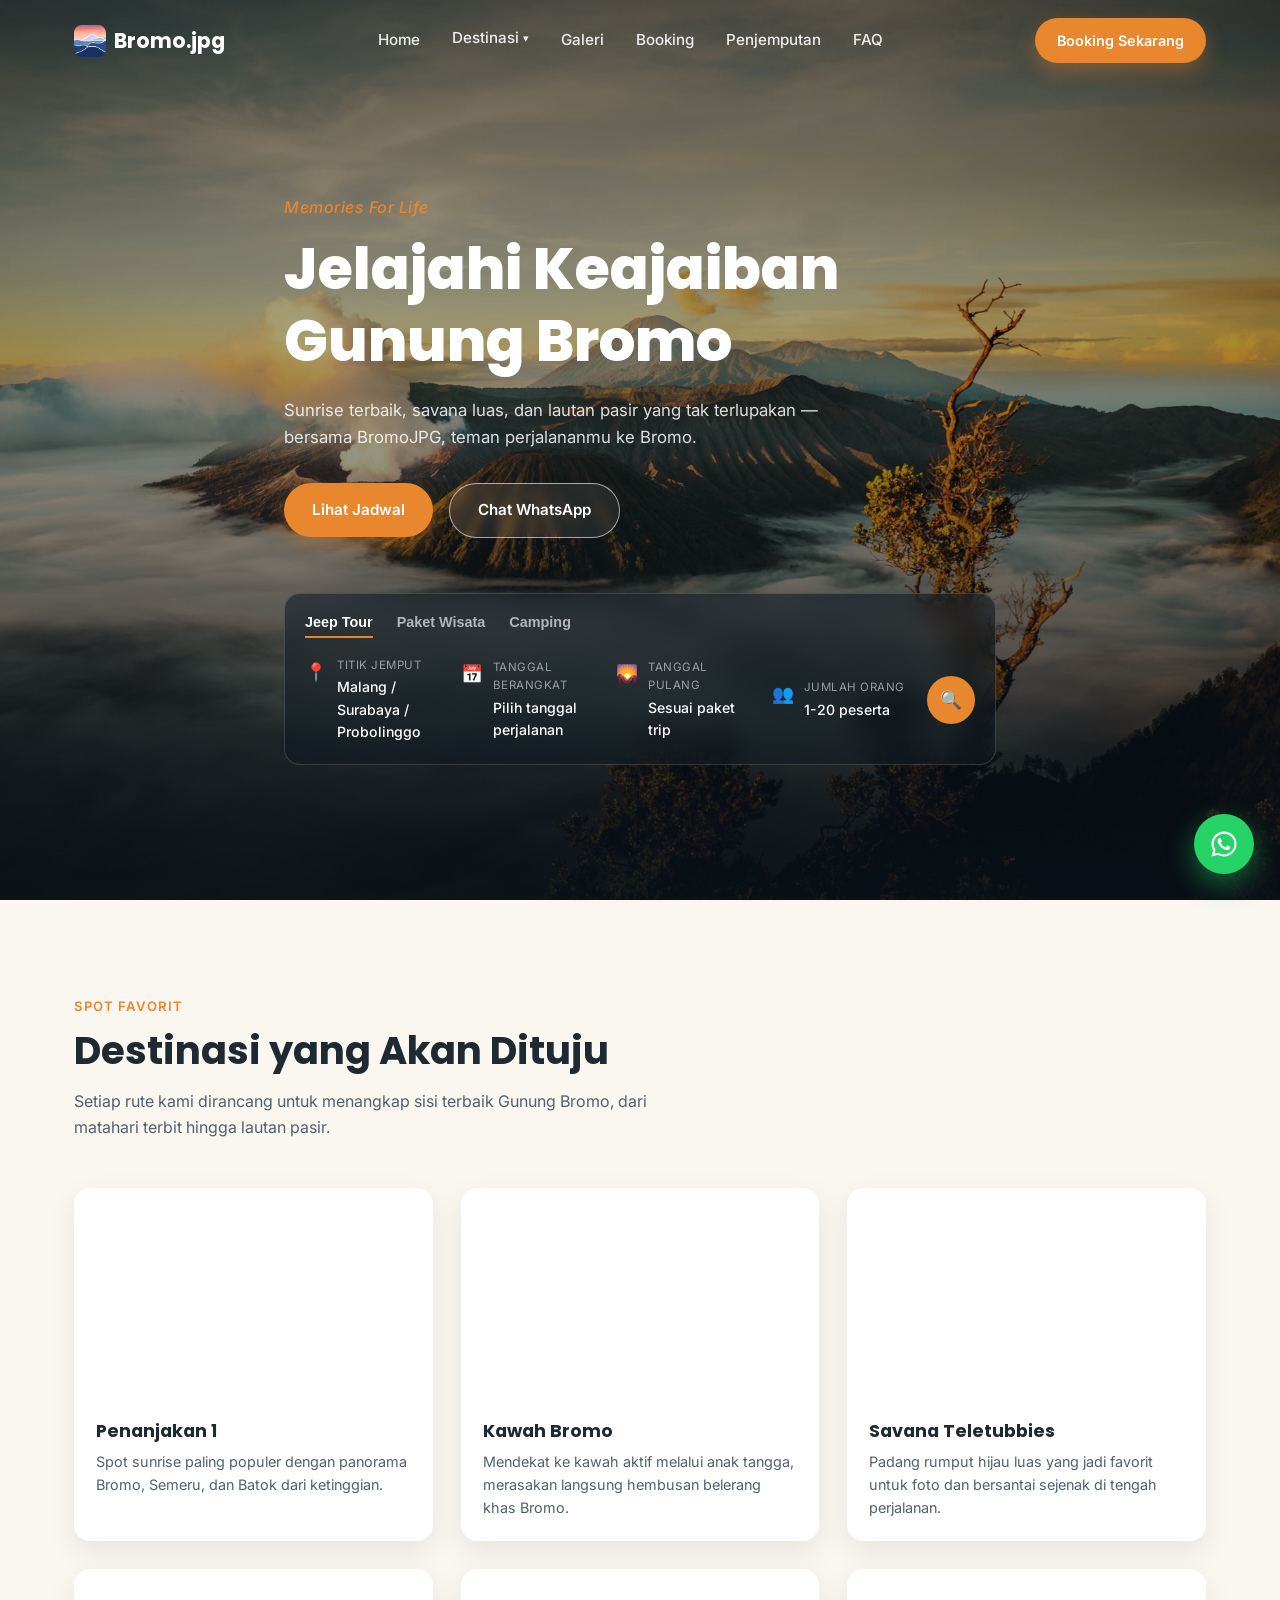
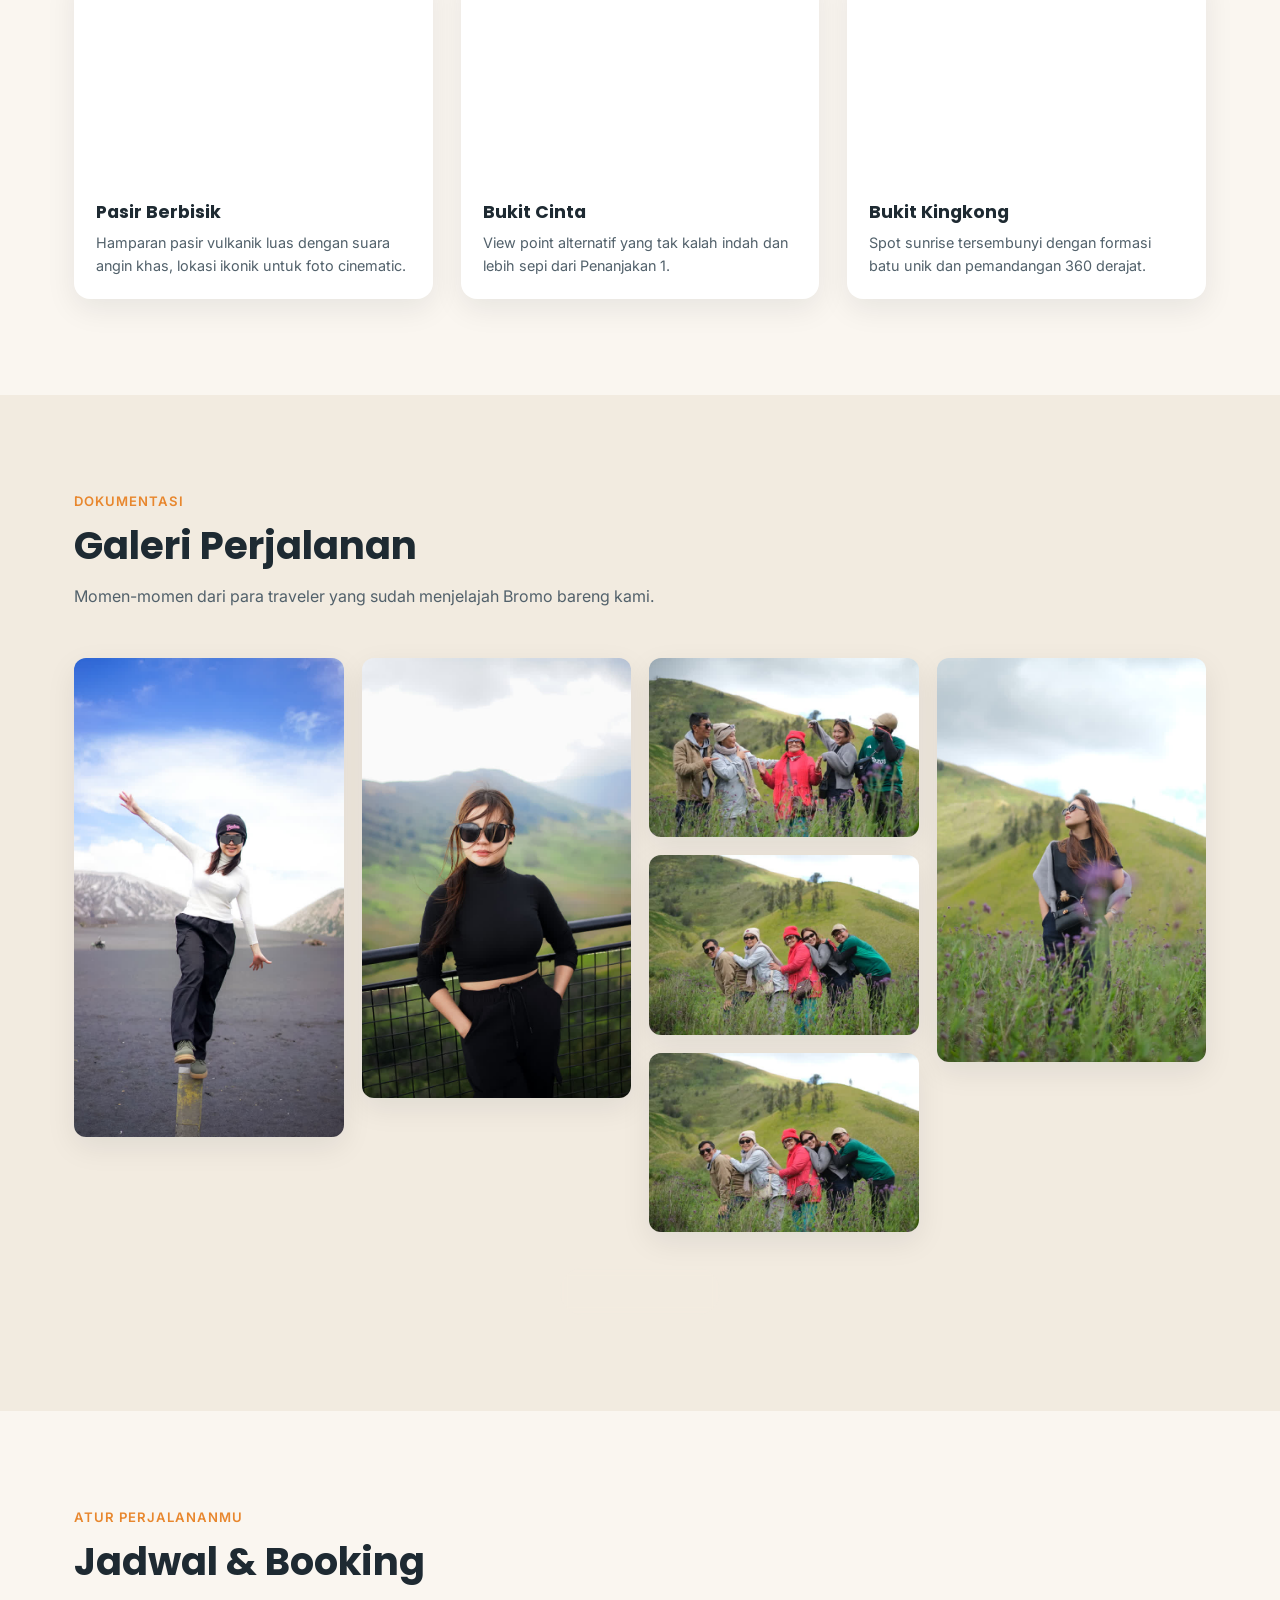
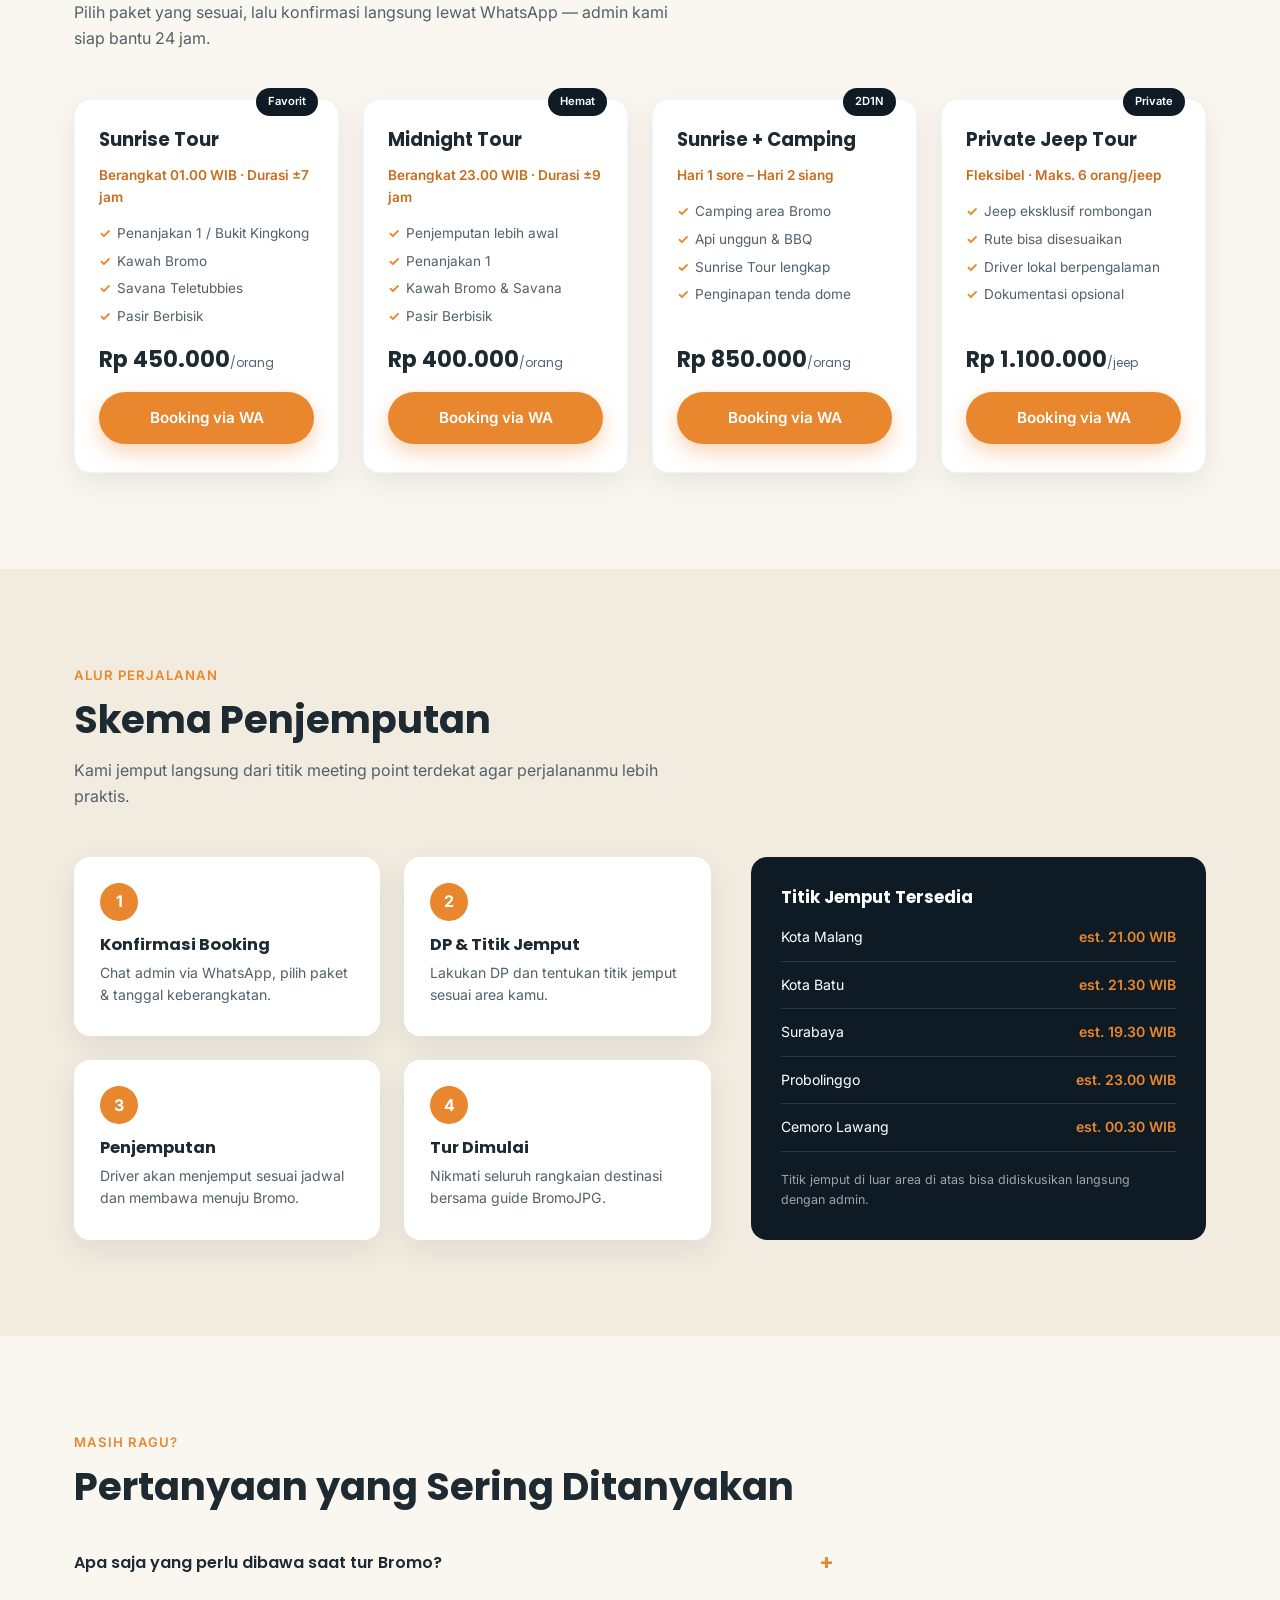
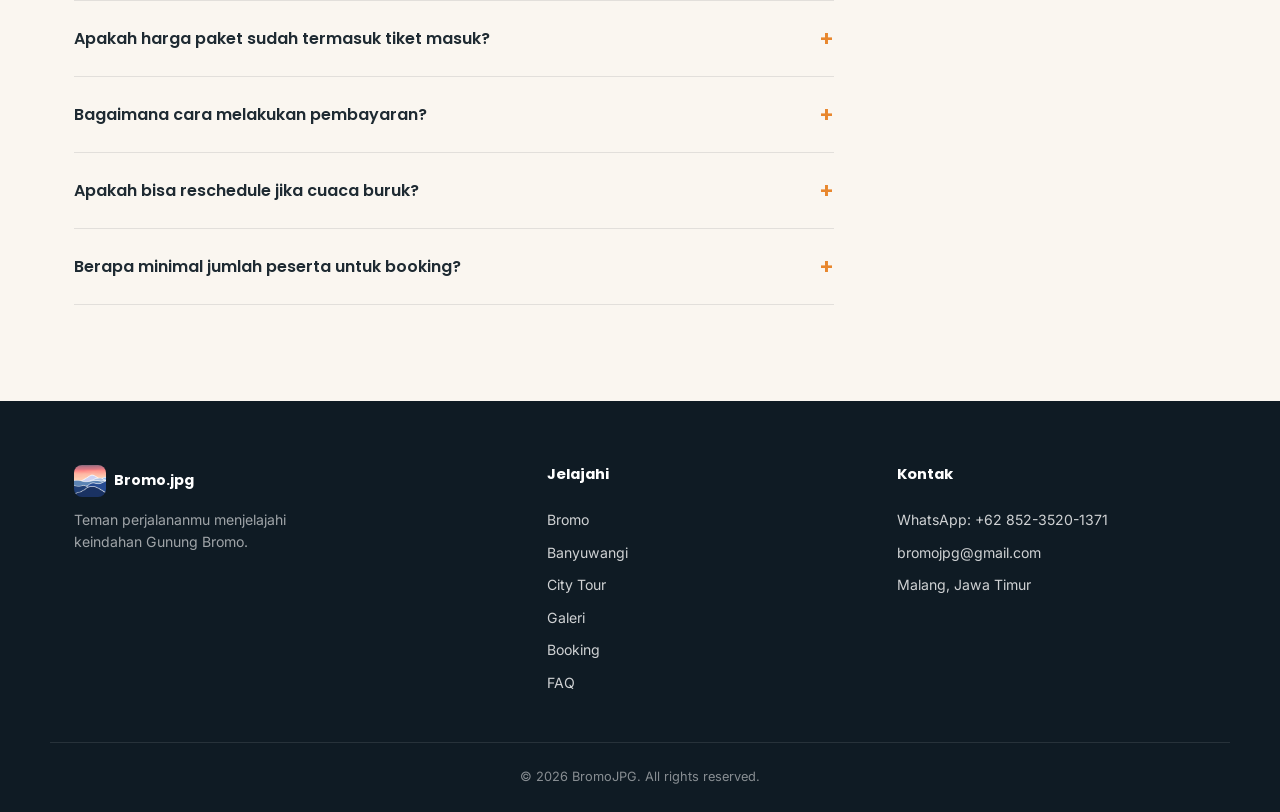
<file: index.html>
<!DOCTYPE html>
<html lang="id">
<head>
<meta charset="UTF-8">
<meta name="viewport" content="width=device-width, initial-scale=1.0">
<title>BromoJPG - Jelajahi Keajaiban Gunung Bromo</title>
<meta name="description" content="BromoJPG - Paket wisata Gunung Bromo, sunrise tour, jeep tour, dan camping. Booking mudah lewat WhatsApp.">
<link rel="preconnect" href="https://fonts.googleapis.com">
<link rel="preconnect" href="https://fonts.gstatic.com" crossorigin>
<link href="https://fonts.googleapis.com/css2?family=Poppins:wght@500;600;700;800&family=Inter:wght@400;500;600;700&display=swap" rel="stylesheet">
<link rel="stylesheet" href="css/style.css">
</head>
<body>

<!-- NAVBAR -->
<header class="navbar" id="navbar">
  <div class="container navbar__inner">
    <a href="#home" class="navbar__logo">
      <img src="assets/logo.png" alt="Bromo.jpg" class="logo-icon">Bromo.jpg
    </a>
    <nav class="navbar__menu" id="navMenu">
      <a href="#home">Home</a>
      <div class="navbar__dropdown">
        <button class="navbar__dropdown-toggle" aria-haspopup="true" aria-expanded="false">
          Destinasi <span class="navbar__caret">▾</span>
        </button>
        <div class="navbar__dropdown-menu">
          <a href="#destinasi">Bromo</a>
          <a href="banyuwangi.html">Banyuwangi</a>
          <a href="city-tour.html">City Tour</a>
        </div>
      </div>
      <a href="#galeri">Galeri</a>
      <a href="#booking">Booking</a>
      <a href="#penjemputan">Penjemputan</a>
      <a href="#faq">FAQ</a>
    </nav>
    <a href="https://wa.me/6285235201371?text=hallo%2C%20saya%20berminat%20liburan%20ke%20bromo%20bareng%20bromojpg" class="btn btn--primary navbar__cta" target="_blank" rel="noopener">Booking Sekarang</a>
    <button class="navbar__burger" id="navBurger" aria-label="Buka menu">
      <span></span><span></span><span></span>
    </button>
  </div>
</header>

<!-- HERO -->
<section class="hero" id="home">
  <div class="hero__overlay"></div>
  <div class="container hero__content">
    <p class="hero__eyebrow">Memories For Life</p>
    <h1 class="hero__title">Jelajahi Keajaiban<br>Gunung Bromo</h1>
    <p class="hero__subtitle">Sunrise terbaik, savana luas, dan lautan pasir yang tak terlupakan — bersama BromoJPG, teman perjalananmu ke Bromo.</p>
    <div class="hero__actions">
      <a href="#booking" class="btn btn--primary">Lihat Jadwal</a>
      <a href="https://wa.me/6285235201371?text=hallo%2C%20saya%20berminat%20liburan%20ke%20bromo%20bareng%20bromojpg" class="btn btn--outline" target="_blank" rel="noopener">Chat WhatsApp</a>
    </div>

    <div class="booking-bar">
      <div class="booking-bar__tabs">
        <button class="is-active" data-tab="jeep">Jeep Tour</button>
        <button data-tab="paket">Paket Wisata</button>
        <button data-tab="camping">Camping</button>
      </div>
      <div class="booking-bar__fields">
        <div class="field">
          <span class="field__icon">📍</span>
          <div>
            <label>Titik Jemput</label>
            <p>Malang / Surabaya / Probolinggo</p>
          </div>
        </div>
        <div class="field">
          <span class="field__icon">📅</span>
          <div>
            <label>Tanggal Berangkat</label>
            <p>Pilih tanggal perjalanan</p>
          </div>
        </div>
        <div class="field">
          <span class="field__icon">🌄</span>
          <div>
            <label>Tanggal Pulang</label>
            <p>Sesuai paket trip</p>
          </div>
        </div>
        <div class="field">
          <span class="field__icon">👥</span>
          <div>
            <label>Jumlah Orang</label>
            <p>1-20 peserta</p>
          </div>
        </div>
        <a href="#booking" class="booking-bar__search" aria-label="Cari jadwal">🔍</a>
      </div>
    </div>
  </div>
</section>

<main>

<!-- DESTINASI -->
<section class="section" id="destinasi">
  <div class="container">
    <p class="section__eyebrow">Spot Favorit</p>
    <h2 class="section__title">Destinasi yang Akan Dituju</h2>
    <p class="section__desc">Setiap rute kami dirancang untuk menangkap sisi terbaik Gunung Bromo, dari matahari terbit hingga lautan pasir.</p>

    <div class="grid grid--3 destinasi-grid">
      <article class="card">
        <div class="card__img" style="background-image:url('https://images.unsplash.com/photo-1518548419970-58e3b4079ab2?auto=format&fit=crop&w=800&q=80')"></div>
        <div class="card__body">
          <h3>Penanjakan 1</h3>
          <p>Spot sunrise paling populer dengan panorama Bromo, Semeru, dan Batok dari ketinggian.</p>
        </div>
      </article>
      <article class="card">
        <div class="card__img" style="background-image:url('https://images.unsplash.com/photo-1506905925346-21bda4d32df4?auto=format&fit=crop&w=800&q=80')"></div>
        <div class="card__body">
          <h3>Kawah Bromo</h3>
          <p>Mendekat ke kawah aktif melalui anak tangga, merasakan langsung hembusan belerang khas Bromo.</p>
        </div>
      </article>
      <article class="card">
        <div class="card__img" style="background-image:url('https://images.unsplash.com/photo-1444392061186-9fc38f84f726?auto=format&fit=crop&w=800&q=80')"></div>
        <div class="card__body">
          <h3>Savana Teletubbies</h3>
          <p>Padang rumput hijau luas yang jadi favorit untuk foto dan bersantai sejenak di tengah perjalanan.</p>
        </div>
      </article>
      <article class="card">
        <div class="card__img" style="background-image:url('https://images.unsplash.com/photo-1509316785289-025f5b846b35?auto=format&fit=crop&w=800&q=80')"></div>
        <div class="card__body">
          <h3>Pasir Berbisik</h3>
          <p>Hamparan pasir vulkanik luas dengan suara angin khas, lokasi ikonik untuk foto cinematic.</p>
        </div>
      </article>
      <article class="card">
        <div class="card__img" style="background-image:url('https://images.unsplash.com/photo-1476514525535-07fb3b4ae5f1?auto=format&fit=crop&w=800&q=80')"></div>
        <div class="card__body">
          <h3>Bukit Cinta</h3>
          <p>View point alternatif yang tak kalah indah dan lebih sepi dari Penanjakan 1.</p>
        </div>
      </article>
      <article class="card">
        <div class="card__img" style="background-image:url('https://images.unsplash.com/photo-1470770841072-f978cf4d019e?auto=format&fit=crop&w=800&q=80')"></div>
        <div class="card__body">
          <h3>Bukit Kingkong</h3>
          <p>Spot sunrise tersembunyi dengan formasi batu unik dan pemandangan 360 derajat.</p>
        </div>
      </article>
    </div>
  </div>
</section>

<!-- GALERI -->
<section class="section section--alt" id="galeri">
  <div class="container">
    <p class="section__eyebrow">Dokumentasi</p>
    <h2 class="section__title">Galeri Perjalanan</h2>
    <p class="section__desc">Momen-momen dari para traveler yang sudah menjelajah Bromo bareng kami.</p>

    <div class="gallery" id="galleryGrid">
      <img src="assets/galeri/g01.jpg" alt="Dokumentasi trip Bromo bersama BromoJPG" loading="lazy">
      <img src="assets/galeri/g02.jpg" alt="Dokumentasi trip Bromo bersama BromoJPG" loading="lazy">
      <img src="assets/galeri/g03.jpg" alt="Dokumentasi trip Bromo bersama BromoJPG" loading="lazy">
      <img src="assets/galeri/g04.jpg" alt="Dokumentasi trip Bromo bersama BromoJPG" loading="lazy">
      <img src="assets/galeri/g05.jpg" alt="Dokumentasi trip Bromo bersama BromoJPG" loading="lazy">
      <img src="assets/galeri/g06.jpg" alt="Dokumentasi trip Bromo bersama BromoJPG" loading="lazy">
      <img src="assets/galeri/g07.jpg" alt="Dokumentasi trip Bromo bersama BromoJPG" loading="lazy" class="gallery__extra is-hidden">
      <img src="assets/galeri/g08.jpg" alt="Dokumentasi trip Bromo bersama BromoJPG" loading="lazy" class="gallery__extra is-hidden">
      <img src="assets/galeri/g09.jpg" alt="Dokumentasi trip Bromo bersama BromoJPG" loading="lazy" class="gallery__extra is-hidden">
      <img src="assets/galeri/g10.jpg" alt="Dokumentasi trip Bromo bersama BromoJPG" loading="lazy" class="gallery__extra is-hidden">
      <img src="assets/galeri/g11.jpg" alt="Dokumentasi trip Bromo bersama BromoJPG" loading="lazy" class="gallery__extra is-hidden">
      <img src="assets/galeri/g12.jpg" alt="Dokumentasi trip Bromo bersama BromoJPG" loading="lazy" class="gallery__extra is-hidden">
      <img src="assets/galeri/g13.jpg" alt="Dokumentasi trip Bromo bersama BromoJPG" loading="lazy" class="gallery__extra is-hidden">
      <img src="assets/galeri/g14.jpg" alt="Dokumentasi trip Bromo bersama BromoJPG" loading="lazy" class="gallery__extra is-hidden">
      <img src="assets/galeri/g15.jpg" alt="Dokumentasi trip Bromo bersama BromoJPG" loading="lazy" class="gallery__extra is-hidden">
      <img src="assets/galeri/g16.jpg" alt="Dokumentasi trip Bromo bersama BromoJPG" loading="lazy" class="gallery__extra is-hidden">
      <img src="assets/galeri/g17.jpg" alt="Dokumentasi trip Bromo bersama BromoJPG" loading="lazy" class="gallery__extra is-hidden">
      <img src="assets/galeri/g18.jpg" alt="Dokumentasi trip Bromo bersama BromoJPG" loading="lazy" class="gallery__extra is-hidden">
      <img src="assets/galeri/g19.jpg" alt="Dokumentasi trip Bromo bersama BromoJPG" loading="lazy" class="gallery__extra is-hidden">
      <img src="assets/galeri/g20.jpg" alt="Dokumentasi trip Bromo bersama BromoJPG" loading="lazy" class="gallery__extra is-hidden">
      <img src="assets/galeri/g21.jpg" alt="Dokumentasi trip Bromo bersama BromoJPG" loading="lazy" class="gallery__extra is-hidden">
      <img src="assets/galeri/g22.jpg" alt="Dokumentasi trip Bromo bersama BromoJPG" loading="lazy" class="gallery__extra is-hidden">
      <img src="assets/galeri/g23.jpg" alt="Dokumentasi trip Bromo bersama BromoJPG" loading="lazy" class="gallery__extra is-hidden">
      <img src="assets/galeri/g24.jpg" alt="Dokumentasi trip Bromo bersama BromoJPG" loading="lazy" class="gallery__extra is-hidden">
      <img src="assets/galeri/g25.jpg" alt="Dokumentasi trip Bromo bersama BromoJPG" loading="lazy" class="gallery__extra is-hidden">
      <img src="assets/galeri/g26.jpg" alt="Dokumentasi trip Bromo bersama BromoJPG" loading="lazy" class="gallery__extra is-hidden">
      <img src="assets/galeri/g27.jpg" alt="Dokumentasi trip Bromo bersama BromoJPG" loading="lazy" class="gallery__extra is-hidden">
      <img src="assets/galeri/g28.jpg" alt="Dokumentasi trip Bromo bersama BromoJPG" loading="lazy" class="gallery__extra is-hidden">
      <img src="assets/galeri/g29.jpg" alt="Dokumentasi trip Bromo bersama BromoJPG" loading="lazy" class="gallery__extra is-hidden">
      <img src="assets/galeri/g30.jpg" alt="Dokumentasi trip Bromo bersama BromoJPG" loading="lazy" class="gallery__extra is-hidden">
      <img src="assets/galeri/g31.jpg" alt="Dokumentasi trip Bromo bersama BromoJPG" loading="lazy" class="gallery__extra is-hidden">
      <img src="assets/galeri/g32.jpg" alt="Dokumentasi trip Bromo bersama BromoJPG" loading="lazy" class="gallery__extra is-hidden">
      <img src="assets/galeri/g33.jpg" alt="Dokumentasi trip Bromo bersama BromoJPG" loading="lazy" class="gallery__extra is-hidden">
      <img src="assets/galeri/g34.jpg" alt="Dokumentasi trip Bromo bersama BromoJPG" loading="lazy" class="gallery__extra is-hidden">
      <img src="assets/galeri/g35.jpg" alt="Dokumentasi trip Bromo bersama BromoJPG" loading="lazy" class="gallery__extra is-hidden">
      <img src="assets/galeri/g36.jpg" alt="Dokumentasi trip Bromo bersama BromoJPG" loading="lazy" class="gallery__extra is-hidden">
      <img src="assets/galeri/g37.jpg" alt="Dokumentasi trip Bromo bersama BromoJPG" loading="lazy" class="gallery__extra is-hidden">
    </div>
    <div class="gallery__cta">
      <button type="button" class="btn btn--outline btn--dark" id="galleryToggle">Selengkapnya</button>
    </div>
  </div>
</section>

<!-- JADWAL BOOKING -->
<section class="section" id="booking">
  <div class="container">
    <p class="section__eyebrow">Atur Perjalananmu</p>
    <h2 class="section__title">Jadwal &amp; Booking</h2>
    <p class="section__desc">Pilih paket yang sesuai, lalu konfirmasi langsung lewat WhatsApp — admin kami siap bantu 24 jam.</p>

    <div class="schedule-grid">
      <article class="schedule-card">
        <div class="schedule-card__badge">Favorit</div>
        <h3>Sunrise Tour</h3>
        <p class="schedule-card__time">Berangkat 01.00 WIB &middot; Durasi ±7 jam</p>
        <ul class="schedule-card__list">
          <li>Penanjakan 1 / Bukit Kingkong</li>
          <li>Kawah Bromo</li>
          <li>Savana Teletubbies</li>
          <li>Pasir Berbisik</li>
        </ul>
        <div class="schedule-card__price">Rp 450.000<span>/orang</span></div>
        <a class="btn btn--primary btn--block" target="_blank" rel="noopener"
           href="https://wa.me/6285235201371?text=hallo%2C%20saya%20berminat%20liburan%20ke%20bromo%20bareng%20bromojpg%2C%20untuk%20paket%20Sunrise%20Tour">Booking via WA</a>
      </article>

      <article class="schedule-card">
        <div class="schedule-card__badge">Hemat</div>
        <h3>Midnight Tour</h3>
        <p class="schedule-card__time">Berangkat 23.00 WIB &middot; Durasi ±9 jam</p>
        <ul class="schedule-card__list">
          <li>Penjemputan lebih awal</li>
          <li>Penanjakan 1</li>
          <li>Kawah Bromo &amp; Savana</li>
          <li>Pasir Berbisik</li>
        </ul>
        <div class="schedule-card__price">Rp 400.000<span>/orang</span></div>
        <a class="btn btn--primary btn--block" target="_blank" rel="noopener"
           href="https://wa.me/6285235201371?text=hallo%2C%20saya%20berminat%20liburan%20ke%20bromo%20bareng%20bromojpg%2C%20untuk%20paket%20Midnight%20Tour">Booking via WA</a>
      </article>

      <article class="schedule-card">
        <div class="schedule-card__badge">2D1N</div>
        <h3>Sunrise + Camping</h3>
        <p class="schedule-card__time">Hari 1 sore &ndash; Hari 2 siang</p>
        <ul class="schedule-card__list">
          <li>Camping area Bromo</li>
          <li>Api unggun &amp; BBQ</li>
          <li>Sunrise Tour lengkap</li>
          <li>Penginapan tenda dome</li>
        </ul>
        <div class="schedule-card__price">Rp 850.000<span>/orang</span></div>
        <a class="btn btn--primary btn--block" target="_blank" rel="noopener"
           href="https://wa.me/6285235201371?text=hallo%2C%20saya%20berminat%20liburan%20ke%20bromo%20bareng%20bromojpg%2C%20untuk%20paket%20Sunrise%20%2B%20Camping">Booking via WA</a>
      </article>

      <article class="schedule-card">
        <div class="schedule-card__badge">Private</div>
        <h3>Private Jeep Tour</h3>
        <p class="schedule-card__time">Fleksibel &middot; Maks. 6 orang/jeep</p>
        <ul class="schedule-card__list">
          <li>Jeep eksklusif rombongan</li>
          <li>Rute bisa disesuaikan</li>
          <li>Driver lokal berpengalaman</li>
          <li>Dokumentasi opsional</li>
        </ul>
        <div class="schedule-card__price">Rp 1.100.000<span>/jeep</span></div>
        <a class="btn btn--primary btn--block" target="_blank" rel="noopener"
           href="https://wa.me/6285235201371?text=hallo%2C%20saya%20berminat%20liburan%20ke%20bromo%20bareng%20bromojpg%2C%20untuk%20Private%20Jeep%20Tour">Booking via WA</a>
      </article>
    </div>
  </div>
</section>

<!-- SKEMA PENJEMPUTAN -->
<section class="section section--alt" id="penjemputan">
  <div class="container">
    <p class="section__eyebrow">Alur Perjalanan</p>
    <h2 class="section__title">Skema Penjemputan</h2>
    <p class="section__desc">Kami jemput langsung dari titik meeting point terdekat agar perjalananmu lebih praktis.</p>

    <div class="pickup">
      <div class="pickup__steps">
        <div class="pickup__step">
          <div class="pickup__num">1</div>
          <h3>Konfirmasi Booking</h3>
          <p>Chat admin via WhatsApp, pilih paket &amp; tanggal keberangkatan.</p>
        </div>
        <div class="pickup__step">
          <div class="pickup__num">2</div>
          <h3>DP &amp; Titik Jemput</h3>
          <p>Lakukan DP dan tentukan titik jemput sesuai area kamu.</p>
        </div>
        <div class="pickup__step">
          <div class="pickup__num">3</div>
          <h3>Penjemputan</h3>
          <p>Driver akan menjemput sesuai jadwal dan membawa menuju Bromo.</p>
        </div>
        <div class="pickup__step">
          <div class="pickup__num">4</div>
          <h3>Tur Dimulai</h3>
          <p>Nikmati seluruh rangkaian destinasi bersama guide BromoJPG.</p>
        </div>
      </div>

      <div class="pickup__areas">
        <h3>Titik Jemput Tersedia</h3>
        <ul>
          <li><span>Kota Malang</span><span>est. 21.00 WIB</span></li>
          <li><span>Kota Batu</span><span>est. 21.30 WIB</span></li>
          <li><span>Surabaya</span><span>est. 19.30 WIB</span></li>
          <li><span>Probolinggo</span><span>est. 23.00 WIB</span></li>
          <li><span>Cemoro Lawang</span><span>est. 00.30 WIB</span></li>
        </ul>
        <p class="pickup__note">Titik jemput di luar area di atas bisa didiskusikan langsung dengan admin.</p>
      </div>
    </div>
  </div>
</section>

<!-- FAQ -->
<section class="section" id="faq">
  <div class="container">
    <p class="section__eyebrow">Masih Ragu?</p>
    <h2 class="section__title">Pertanyaan yang Sering Ditanyakan</h2>

    <div class="faq">
      <div class="faq__item">
        <button class="faq__question">
          Apa saja yang perlu dibawa saat tur Bromo?
          <span class="faq__icon">+</span>
        </button>
        <div class="faq__answer">
          <p>Jaket tebal, sarung tangan, masker/buff, senter kecil, dan kamera. Suhu di area Bromo bisa mencapai 5-10°C saat dini hari.</p>
        </div>
      </div>
      <div class="faq__item">
        <button class="faq__question">
          Apakah harga paket sudah termasuk tiket masuk?
          <span class="faq__icon">+</span>
        </button>
        <div class="faq__answer">
          <p>Harga sudah termasuk sewa jeep dan driver. Tiket masuk kawasan TNBTS dibayar terpisah di lokasi sesuai tarif resmi.</p>
        </div>
      </div>
      <div class="faq__item">
        <button class="faq__question">
          Bagaimana cara melakukan pembayaran?
          <span class="faq__icon">+</span>
        </button>
        <div class="faq__answer">
          <p>Pembayaran DP via transfer bank/e-wallet untuk mengunci jadwal, pelunasan bisa saat hari-H atau sesuai kesepakatan dengan admin.</p>
        </div>
      </div>
      <div class="faq__item">
        <button class="faq__question">
          Apakah bisa reschedule jika cuaca buruk?
          <span class="faq__icon">+</span>
        </button>
        <div class="faq__answer">
          <p>Bisa, kami akan menginformasikan kondisi cuaca/kabut terkini dan menawarkan opsi reschedule tanpa biaya tambahan.</p>
        </div>
      </div>
      <div class="faq__item">
        <button class="faq__question">
          Berapa minimal jumlah peserta untuk booking?
          <span class="faq__icon">+</span>
        </button>
        <div class="faq__answer">
          <p>Minimal 1 orang untuk paket open trip (akan digabung dengan peserta lain), dan tanpa minimal untuk private jeep tour.</p>
        </div>
      </div>
    </div>
  </div>
</section>

</main>

<!-- FOOTER -->
<footer class="footer">
  <div class="container footer__inner">
    <div class="footer__brand">
      <p class="navbar__logo"><img src="assets/logo.png" alt="Bromo.jpg" class="logo-icon">Bromo.jpg</p>
      <p>Teman perjalananmu menjelajahi keindahan Gunung Bromo.</p>
    </div>
    <div class="footer__col">
      <h4>Jelajahi</h4>
      <a href="#destinasi">Bromo</a>
      <a href="banyuwangi.html">Banyuwangi</a>
      <a href="city-tour.html">City Tour</a>
      <a href="#galeri">Galeri</a>
      <a href="#booking">Booking</a>
      <a href="#faq">FAQ</a>
    </div>
    <div class="footer__col">
      <h4>Kontak</h4>
      <a href="https://wa.me/6285235201371" target="_blank" rel="noopener">WhatsApp: +62 852-3520-1371</a>
      <a href="mailto:bromojpg@gmail.com">bromojpg@gmail.com</a>
      <span>Malang, Jawa Timur</span>
    </div>
  </div>
  <div class="footer__bottom">
    <p>&copy; 2026 BromoJPG. All rights reserved.</p>
  </div>
</footer>

<!-- FLOATING WHATSAPP BUTTON -->
<a href="https://wa.me/6285235201371?text=hallo%2C%20saya%20berminat%20liburan%20ke%20bromo%20bareng%20bromojpg"
   class="wa-float" target="_blank" rel="noopener" aria-label="Chat WhatsApp BromoJPG">
  <svg viewBox="0 0 32 32" width="30" height="30" fill="currentColor">
    <path d="M16.004 2.667c-7.364 0-13.333 5.97-13.333 13.333 0 2.351.615 4.646 1.783 6.667L2.667 29.333l6.84-1.794a13.27 13.27 0 0 0 6.497 1.69h.006c7.363 0 13.333-5.969 13.333-13.333 0-3.562-1.388-6.912-3.907-9.43a13.246 13.246 0 0 0-9.432-3.799zm0 24.4a11.03 11.03 0 0 1-5.63-1.54l-.404-.24-4.06 1.065 1.084-3.957-.263-.406a11.044 11.044 0 0 1-1.693-5.927c0-6.113 4.975-11.088 11.092-11.088a11.03 11.03 0 0 1 7.845 3.252 11.028 11.028 0 0 1 3.248 7.845c-.003 6.116-4.978 11.092-11.11 11.096zm6.086-8.305c-.334-.167-1.978-.977-2.285-1.088-.307-.112-.53-.167-.753.167s-.863 1.088-1.058 1.312c-.195.223-.39.251-.724.084-.334-.167-1.41-.52-2.686-1.658-.993-.886-1.664-1.98-1.86-2.314-.194-.335-.021-.516.147-.683.15-.15.334-.39.5-.585.167-.195.223-.334.334-.558.112-.223.056-.418-.028-.585-.084-.167-.753-1.814-1.032-2.483-.272-.653-.549-.565-.753-.576l-.642-.011c-.223 0-.585.084-.892.419-.307.334-1.17 1.144-1.17 2.79s1.198 3.236 1.365 3.459c.167.223 2.357 3.6 5.71 5.049.798.345 1.42.55 1.905.703.8.254 1.528.218 2.104.133.642-.096 1.978-.809 2.257-1.59.279-.782.279-1.452.195-1.591-.084-.14-.307-.223-.642-.39z"/>
  </svg>
</a>

<script src="js/script.js"></script>
</body>
</html>
</file>
<file: css/style.css>
:root {
  --bone: #faf6f0;
  --bone-alt: #f2ebe0;
  --ink: #1e2a32;
  --ink-soft: #52616b;
  --navy: #0f1b24;
  --navy-soft: #1b2b38;
  --amber: #e8872e;
  --amber-dark: #c96c1b;
  --white: #ffffff;
  --radius: 16px;
  --shadow: 0 10px 30px rgba(15, 27, 36, 0.08);
  --container: 1180px;
}

* { box-sizing: border-box; margin: 0; padding: 0; }

html { scroll-behavior: smooth; }

body {
  font-family: 'Inter', sans-serif;
  background: var(--bone);
  color: var(--ink);
  line-height: 1.6;
  overflow-x: hidden;
}

h1, h2, h3, h4 {
  font-family: 'Poppins', sans-serif;
  color: var(--ink);
  line-height: 1.25;
}

a { text-decoration: none; color: inherit; }
img { max-width: 100%; display: block; }
ul { list-style: none; }

.container {
  max-width: var(--container);
  margin: 0 auto;
  padding: 0 24px;
}

/* BUTTONS */
.btn {
  display: inline-flex;
  align-items: center;
  justify-content: center;
  padding: 14px 28px;
  border-radius: 999px;
  font-weight: 600;
  font-size: 0.95rem;
  transition: transform 0.2s ease, box-shadow 0.2s ease, background 0.2s ease;
  border: none;
  cursor: pointer;
}
.btn--primary {
  background: var(--amber);
  color: var(--white);
  box-shadow: 0 8px 20px rgba(232, 135, 46, 0.35);
}
.btn--primary:hover { background: var(--amber-dark); transform: translateY(-2px); }
.btn--outline {
  background: rgba(255,255,255,0.08);
  color: var(--white);
  border: 1.5px solid rgba(255,255,255,0.6);
  backdrop-filter: blur(4px);
}
.btn--outline:hover { background: rgba(255,255,255,0.18); }
.btn--block { width: 100%; }
.btn--dark {
  background: transparent;
  color: var(--ink);
  border: 1.5px solid rgba(30,42,50,0.3);
}
.btn--dark:hover { background: var(--ink); color: var(--white); }

/* NAVBAR */
.navbar {
  position: fixed;
  top: 0; left: 0; right: 0;
  z-index: 100;
  padding: 18px 0;
  transition: background 0.3s ease, padding 0.3s ease, box-shadow 0.3s ease;
}
.navbar.scrolled {
  background: rgba(250, 246, 240, 0.92);
  backdrop-filter: blur(10px);
  padding: 12px 0;
  box-shadow: 0 4px 20px rgba(15,27,36,0.08);
}
.navbar__inner {
  display: flex;
  align-items: center;
  justify-content: space-between;
  gap: 24px;
}
.navbar__logo {
  font-family: 'Poppins', sans-serif;
  font-weight: 700;
  font-size: 1.3rem;
  color: var(--white);
  display: flex;
  align-items: center;
  gap: 8px;
}
.navbar.scrolled .navbar__logo { color: var(--ink); }
.logo-icon {
  width: 32px;
  height: 32px;
  border-radius: 8px;
  object-fit: cover;
}
.navbar__menu {
  display: flex;
  gap: 32px;
  flex: 1;
  justify-content: center;
}
.navbar__menu a {
  color: rgba(255,255,255,0.9);
  font-weight: 500;
  font-size: 0.95rem;
  transition: color 0.2s ease;
}
.navbar.scrolled .navbar__menu a { color: var(--ink-soft); }
.navbar__menu a:hover { color: var(--amber); }
.navbar__cta { white-space: nowrap; padding: 11px 22px; font-size: 0.9rem; }

/* NAVBAR DROPDOWN */
.navbar__dropdown { position: relative; }
.navbar__dropdown-toggle {
  display: flex;
  align-items: center;
  gap: 4px;
  background: none;
  border: none;
  cursor: pointer;
  font-family: 'Inter', sans-serif;
  color: rgba(255,255,255,0.9);
  font-weight: 500;
  font-size: 0.95rem;
  transition: color 0.2s ease;
}
.navbar.scrolled .navbar__dropdown-toggle { color: var(--ink-soft); }
.navbar__dropdown-toggle:hover,
.navbar__dropdown.is-open .navbar__dropdown-toggle { color: var(--amber); }
.navbar__caret { font-size: 0.7rem; transition: transform 0.2s ease; }
.navbar__dropdown.is-open .navbar__caret { transform: rotate(180deg); }
.navbar__dropdown-menu {
  position: absolute;
  top: calc(100% + 16px);
  left: 50%;
  transform: translateX(-50%) translateY(8px);
  background: var(--white);
  border-radius: 12px;
  box-shadow: var(--shadow);
  padding: 8px;
  min-width: 170px;
  display: flex;
  flex-direction: column;
  gap: 2px;
  opacity: 0;
  visibility: hidden;
  pointer-events: none;
  transition: opacity 0.2s ease, transform 0.2s ease, visibility 0.2s ease, max-height 0.2s ease;
  z-index: 10;
}
.navbar__dropdown-menu a {
  color: var(--ink) !important;
  font-size: 0.9rem;
  padding: 9px 14px;
  border-radius: 8px;
  white-space: nowrap;
}
.navbar__dropdown-menu a:hover { background: var(--bone-alt); color: var(--amber) !important; }
.navbar__dropdown:hover .navbar__dropdown-menu,
.navbar__dropdown.is-open .navbar__dropdown-menu {
  opacity: 1;
  visibility: visible;
  pointer-events: auto;
  transform: translateX(-50%) translateY(0);
}
.navbar__burger {
  display: none;
  flex-direction: column;
  gap: 5px;
  background: none;
  border: none;
  cursor: pointer;
}
.navbar__burger span {
  width: 24px; height: 2px;
  background: var(--white);
  transition: background 0.2s ease;
}
.navbar.scrolled .navbar__burger span { background: var(--ink); }

/* HERO */
.hero {
  position: relative;
  min-height: 100vh;
  display: flex;
  align-items: center;
  background: url('../assets/hero-bromo.jpg') center/cover no-repeat;
  color: var(--white);
  padding: 140px 0 80px;
}
.hero__overlay {
  position: absolute;
  inset: 0;
  background: linear-gradient(180deg, rgba(10,18,26,0.55) 0%, rgba(10,18,26,0.35) 40%, rgba(10,18,26,0.85) 100%);
}
.hero__content {
  position: relative;
  z-index: 2;
  max-width: 760px;
}
.hero__eyebrow {
  font-style: italic;
  color: var(--amber);
  font-weight: 500;
  margin-bottom: 12px;
  letter-spacing: 0.5px;
}
.hero__title {
  font-size: clamp(2.2rem, 5vw, 3.6rem);
  font-weight: 800;
  color: var(--white);
  margin-bottom: 20px;
}
.hero__subtitle {
  font-size: 1.05rem;
  color: rgba(255,255,255,0.85);
  max-width: 540px;
  margin-bottom: 32px;
}
.hero__actions { display: flex; gap: 16px; flex-wrap: wrap; margin-bottom: 56px; }

/* BOOKING BAR (hero search widget) */
.booking-bar {
  background: rgba(15, 27, 36, 0.55);
  border: 1px solid rgba(255,255,255,0.15);
  backdrop-filter: blur(12px);
  border-radius: var(--radius);
  padding: 20px;
  max-width: 980px;
}
.booking-bar__tabs {
  display: flex;
  gap: 24px;
  margin-bottom: 18px;
}
.booking-bar__tabs button {
  background: none;
  border: none;
  color: rgba(255,255,255,0.65);
  font-weight: 600;
  font-size: 0.9rem;
  padding-bottom: 6px;
  cursor: pointer;
  border-bottom: 2px solid transparent;
}
.booking-bar__tabs button.is-active {
  color: var(--white);
  border-color: var(--amber);
}
.booking-bar__fields {
  display: grid;
  grid-template-columns: repeat(4, 1fr) auto;
  gap: 16px;
  align-items: center;
}
.field { display: flex; gap: 10px; align-items: flex-start; }
.field__icon { font-size: 1.1rem; margin-top: 2px; }
.field label {
  display: block;
  font-size: 0.72rem;
  text-transform: uppercase;
  letter-spacing: 0.5px;
  color: rgba(255,255,255,0.55);
  margin-bottom: 2px;
}
.field p { font-size: 0.88rem; color: var(--white); font-weight: 500; }
.booking-bar__search {
  background: var(--amber);
  color: var(--white);
  width: 48px; height: 48px;
  border-radius: 50%;
  display: flex;
  align-items: center;
  justify-content: center;
  font-size: 1.1rem;
  transition: background 0.2s ease;
}
.booking-bar__search:hover { background: var(--amber-dark); }

/* SECTIONS */
.section { padding: 96px 0; }
.section--alt { background: var(--bone-alt); }
.section__eyebrow {
  color: var(--amber);
  font-weight: 600;
  text-transform: uppercase;
  letter-spacing: 1px;
  font-size: 0.82rem;
  margin-bottom: 10px;
}
.section__title {
  font-size: clamp(1.7rem, 3.4vw, 2.4rem);
  font-weight: 700;
  margin-bottom: 14px;
}
.section__desc {
  color: var(--ink-soft);
  max-width: 600px;
  margin-bottom: 48px;
  font-size: 1rem;
}

.grid { display: grid; gap: 28px; }
.grid--3 { grid-template-columns: repeat(3, 1fr); }

/* CARDS (destinasi) */
.card {
  background: var(--white);
  border-radius: var(--radius);
  overflow: hidden;
  box-shadow: var(--shadow);
  transition: transform 0.25s ease, box-shadow 0.25s ease;
}
.card:hover { transform: translateY(-6px); box-shadow: 0 18px 40px rgba(15,27,36,0.12); }
.card__img {
  height: 210px;
  background-size: cover;
  background-position: center;
}
.card__body { padding: 22px; }
.card__body h3 { font-size: 1.1rem; margin-bottom: 8px; }
.card__body p { color: var(--ink-soft); font-size: 0.9rem; }

/* GALLERY */
.gallery {
  column-count: 4;
  column-gap: 18px;
}
.gallery img {
  width: 100%;
  border-radius: 12px;
  margin-bottom: 18px;
  box-shadow: var(--shadow);
  cursor: pointer;
  transition: transform 0.3s ease, filter 0.3s ease;
}
.gallery img:hover { transform: scale(1.02); filter: brightness(1.03); }
.gallery__note {
  margin-top: 18px;
  font-size: 0.8rem;
  color: var(--ink-soft);
  font-style: italic;
}
.gallery img.is-hidden { display: none; }
.gallery__cta {
  display: flex;
  justify-content: center;
  margin-top: 36px;
}

/* SCHEDULE / BOOKING CARDS */
.schedule-grid {
  display: grid;
  grid-template-columns: repeat(4, 1fr);
  gap: 24px;
}
.schedule-card {
  background: var(--white);
  border-radius: var(--radius);
  padding: 28px 24px;
  box-shadow: var(--shadow);
  position: relative;
  display: flex;
  flex-direction: column;
  gap: 14px;
  border: 1px solid rgba(15,27,36,0.05);
  transition: transform 0.25s ease;
}
.schedule-card:hover { transform: translateY(-6px); }
.schedule-card__badge {
  position: absolute;
  top: -12px; right: 20px;
  background: var(--navy);
  color: var(--white);
  font-size: 0.7rem;
  font-weight: 600;
  padding: 5px 12px;
  border-radius: 999px;
}
.schedule-card h3 { font-size: 1.15rem; }
.schedule-card__time { color: var(--amber-dark); font-size: 0.85rem; font-weight: 600; }
.schedule-card__list { display: flex; flex-direction: column; gap: 6px; flex: 1; }
.schedule-card__list li {
  font-size: 0.85rem;
  color: var(--ink-soft);
  padding-left: 18px;
  position: relative;
}
.schedule-card__list li::before {
  content: '✓';
  position: absolute;
  left: 0;
  color: var(--amber);
  font-weight: 700;
}
.schedule-card__price {
  font-family: 'Poppins', sans-serif;
  font-size: 1.4rem;
  font-weight: 700;
  color: var(--ink);
}
.schedule-card__price span {
  font-size: 0.75rem;
  font-weight: 400;
  color: var(--ink-soft);
}

/* PICKUP / PENJEMPUTAN */
.pickup {
  display: grid;
  grid-template-columns: 1.4fr 1fr;
  gap: 40px;
}
.pickup__steps {
  display: grid;
  grid-template-columns: repeat(2, 1fr);
  gap: 24px;
}
.pickup__step {
  background: var(--white);
  border-radius: var(--radius);
  padding: 26px;
  box-shadow: var(--shadow);
}
.pickup__num {
  width: 38px; height: 38px;
  border-radius: 50%;
  background: var(--amber);
  color: var(--white);
  display: flex;
  align-items: center;
  justify-content: center;
  font-weight: 700;
  margin-bottom: 14px;
}
.pickup__step h3 { font-size: 1.02rem; margin-bottom: 6px; }
.pickup__step p { color: var(--ink-soft); font-size: 0.88rem; }

.pickup__areas {
  background: var(--navy);
  color: var(--white);
  border-radius: var(--radius);
  padding: 30px;
}
.pickup__areas h3 { color: var(--white); font-size: 1.05rem; margin-bottom: 18px; }
.pickup__areas ul { display: flex; flex-direction: column; gap: 12px; margin-bottom: 18px; }
.pickup__areas li {
  display: flex;
  justify-content: space-between;
  padding-bottom: 12px;
  border-bottom: 1px solid rgba(255,255,255,0.12);
  font-size: 0.88rem;
}
.pickup__areas li span:last-child { color: var(--amber); font-weight: 600; }
.pickup__note { font-size: 0.78rem; color: rgba(255,255,255,0.6); }

/* FAQ */
.faq { max-width: 760px; }
.faq__item {
  border-bottom: 1px solid rgba(15,27,36,0.1);
}
.faq__question {
  width: 100%;
  background: none;
  border: none;
  text-align: left;
  font-family: 'Poppins', sans-serif;
  font-weight: 600;
  font-size: 1rem;
  padding: 22px 0;
  display: flex;
  justify-content: space-between;
  align-items: center;
  cursor: pointer;
  color: var(--ink);
}
.faq__icon {
  color: var(--amber);
  font-size: 1.3rem;
  transition: transform 0.25s ease;
  flex-shrink: 0;
  margin-left: 16px;
}
.faq__item.is-open .faq__icon { transform: rotate(45deg); }
.faq__answer {
  max-height: 0;
  overflow: hidden;
  transition: max-height 0.3s ease;
}
.faq__answer p { padding-bottom: 20px; color: var(--ink-soft); font-size: 0.92rem; max-width: 640px; }

/* FOOTER */
.footer { background: var(--navy); color: rgba(255,255,255,0.8); padding: 64px 0 0; }
.footer__inner {
  display: grid;
  grid-template-columns: 1.4fr 1fr 1fr;
  gap: 40px;
  padding-bottom: 48px;
  border-bottom: 1px solid rgba(255,255,255,0.1);
}
.footer__brand .navbar__logo { color: var(--white); margin-bottom: 12px; }
.footer__brand p { font-size: 0.88rem; max-width: 280px; color: rgba(255,255,255,0.6); }
.footer__col h4 { color: var(--white); font-size: 0.92rem; margin-bottom: 16px; }
.footer__col { display: flex; flex-direction: column; gap: 10px; font-size: 0.88rem; }
.footer__col a:hover { color: var(--amber); }
.footer__bottom {
  text-align: center;
  padding: 24px 0;
  font-size: 0.8rem;
  color: rgba(255,255,255,0.5);
}

/* FLOATING WHATSAPP */
.wa-float {
  position: fixed;
  bottom: 26px;
  right: 26px;
  width: 60px;
  height: 60px;
  background: #25D366;
  color: var(--white);
  border-radius: 50%;
  display: flex;
  align-items: center;
  justify-content: center;
  box-shadow: 0 10px 28px rgba(37, 211, 102, 0.45);
  z-index: 200;
  animation: pulse 2.4s infinite;
}
@keyframes pulse {
  0% { box-shadow: 0 0 0 0 rgba(37, 211, 102, 0.55), 0 10px 28px rgba(37,211,102,0.45); }
  70% { box-shadow: 0 0 0 16px rgba(37, 211, 102, 0), 0 10px 28px rgba(37,211,102,0.45); }
  100% { box-shadow: 0 0 0 0 rgba(37, 211, 102, 0), 0 10px 28px rgba(37,211,102,0.45); }
}

/* RESPONSIVE */
@media (max-width: 1024px) {
  .grid--3 { grid-template-columns: repeat(2, 1fr); }
  .schedule-grid { grid-template-columns: repeat(2, 1fr); }
  .gallery { column-count: 3; }
  .pickup { grid-template-columns: 1fr; }
  .booking-bar__fields { grid-template-columns: repeat(2, 1fr); row-gap: 20px; }
  .booking-bar__search { grid-column: span 2; justify-self: center; }
}

@media (max-width: 768px) {
  .navbar__menu {
    position: fixed;
    top: 68px; left: 0; right: 0;
    background: var(--bone);
    flex-direction: column;
    padding: 20px 24px;
    gap: 18px;
    box-shadow: var(--shadow);
    transform: translateY(-150%);
    opacity: 0;
    transition: all 0.3s ease;
  }
  .navbar__menu.is-open { transform: translateY(0); opacity: 1; }
  .navbar__menu a { color: var(--ink); }
  .navbar__burger { display: flex; }
  .navbar__cta { display: none; }
  .navbar__dropdown-toggle { color: var(--ink); width: 100%; justify-content: space-between; }
  .navbar__dropdown-menu {
    position: static;
    transform: none;
    opacity: 1;
    visibility: visible;
    pointer-events: auto;
    box-shadow: none;
    padding: 4px 0 0 12px;
    min-width: 0;
    max-height: 0;
    overflow: hidden;
    display: block;
  }
  .navbar__dropdown-menu a { color: var(--ink-soft) !important; padding: 8px 0; }
  .navbar__dropdown.is-open .navbar__dropdown-menu { max-height: 200px; }
  .footer__inner { grid-template-columns: 1fr; }
  .grid--3 { grid-template-columns: 1fr; }
  .schedule-grid { grid-template-columns: 1fr; }
  .gallery { column-count: 2; }
  .pickup__steps { grid-template-columns: 1fr; }
}
</file>
